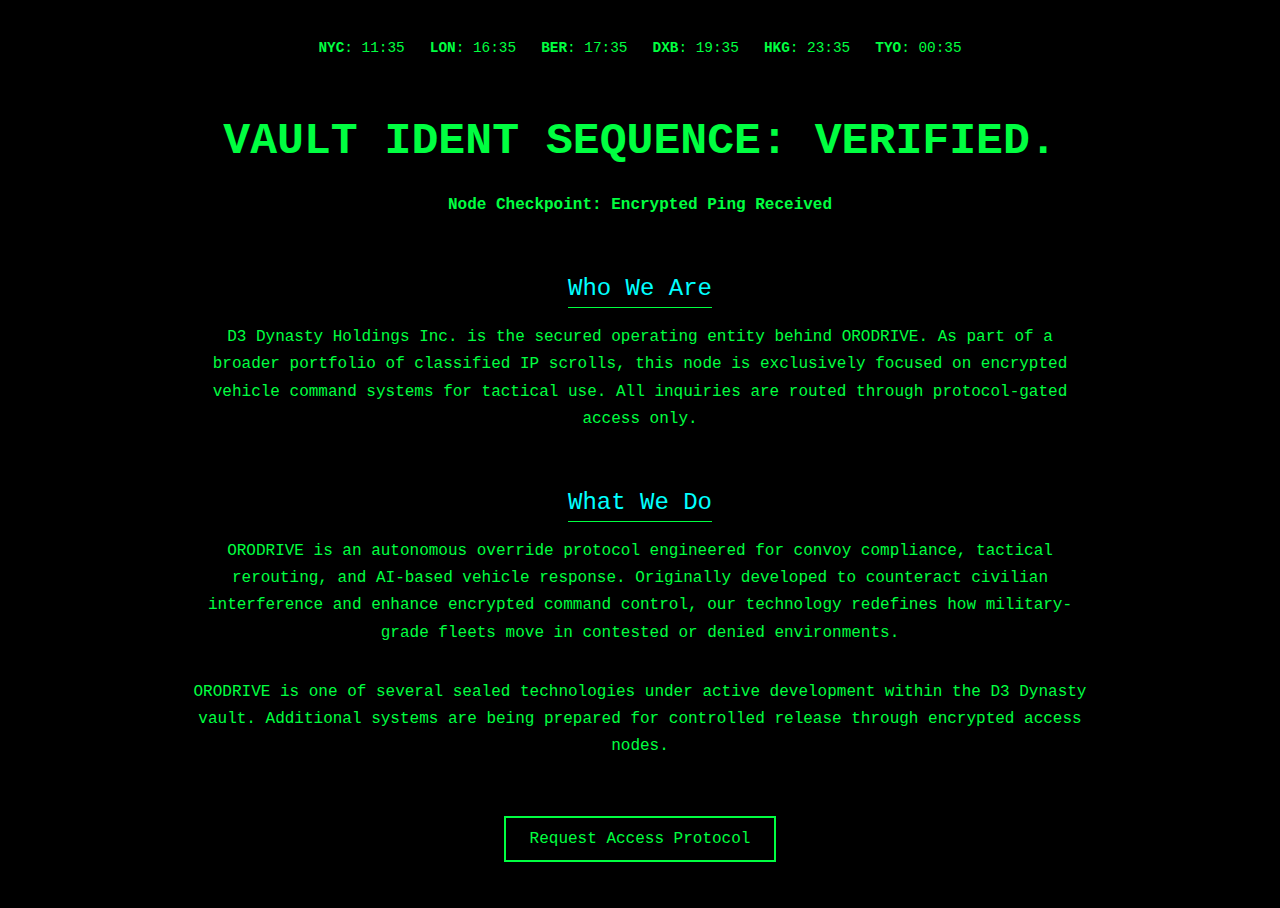
<file: index.html>
<!DOCTYPE html>
<html lang="en">
<head>
  <meta charset="UTF-8">
  <meta name="viewport" content="width=device-width, initial-scale=1.0">
  <title>ORODRIVE | Tactical Mobility System</title>
  <style>
    body {
      background-color: #000;
      color: #00FF41;
      font-family: monospace;
      margin: 0;
      padding: 40px;
      display: flex;
      flex-direction: column;
      align-items: center;
      text-align: center;
    }
    h1 {
      font-size: 2.8rem;
      margin-bottom: 10px;
    }
    .clock-bar {
      display: flex;
      justify-content: center;
      gap: 25px;
      font-size: 0.9rem;
      margin-bottom: 30px;
      animation: blink 1s step-start infinite;
    }
    @keyframes blink {
      50% { opacity: 0.6; }
    }
    .ping-flash {
      animation: flash 1s infinite;
      font-weight: bold;
      color: #00FF41;
    }
    @keyframes flash {
      0% { opacity: 1; }
      50% { opacity: 0.3; }
      100% { opacity: 1; }
    }
    .section-title {
      font-size: 1.5rem;
      margin-top: 40px;
      color: #00ffff;
      border-bottom: 1px solid #00FF41;
      padding-bottom: 5px;
    }
    p {
      font-size: 1rem;
      max-width: 900px;
      line-height: 1.7;
    }
    .btn {
      margin-top: 40px;
      padding: 12px 24px;
      background-color: transparent;
      border: 2px solid #00FF41;
      color: #00FF41;
      font-size: 1rem;
      cursor: pointer;
      text-decoration: none;
    }
    .btn:hover {
      background-color: #00FF41;
      color: #000;
    }
  </style>
</head>
<body>
  <div class="clock-bar" id="clockBar"></div>
  <h1>VAULT IDENT SEQUENCE: VERIFIED.</h1>
  <p class="ping-flash">Node Checkpoint: Encrypted Ping Received</p>
  <div class="section-title">Who We Are</div>
  <p>D3 Dynasty Holdings Inc. is the secured operating entity behind ORODRIVE. As part of a broader portfolio of classified IP scrolls, this node is exclusively focused on encrypted vehicle command systems for tactical use. All inquiries are routed through protocol-gated access only.</p>
  <div class="section-title">What We Do</div>
  <p>ORODRIVE is an autonomous override protocol engineered for convoy compliance, tactical rerouting, and AI-based vehicle response. Originally developed to counteract civilian interference and enhance encrypted command control, our technology redefines how military-grade fleets move in contested or denied environments.</p>
  <p>ORODRIVE is one of several sealed technologies under active development within the D3 Dynasty vault. Additional systems are being prepared for controlled release through encrypted access nodes.</p>
  <a href="vault.html" class="btn">Request Access Protocol</a>
  <script>
    const zones = [
      { label: 'NYC', tz: 'America/New_York' },
      { label: 'LON', tz: 'Europe/London' },
      { label: 'BER', tz: 'Europe/Berlin' },
      { label: 'DXB', tz: 'Asia/Dubai' },
      { label: 'HKG', tz: 'Asia/Hong_Kong' },
      { label: 'TYO', tz: 'Asia/Tokyo' }
    ];
    function updateClocks() {
      const container = document.getElementById('clockBar');
      container.innerHTML = zones.map(({ label, tz }) => {
        const time = new Date().toLocaleTimeString('en-US', {
          timeZone: tz,
          hour: '2-digit',
          minute: '2-digit',
          hour12: false
        });
        return `<span><strong>${label}</strong>: ${time}</span>`;
      }).join('');
    }
    updateClocks();
    setInterval(updateClocks, 60000);
  </script>
</body>
</html>
</file>
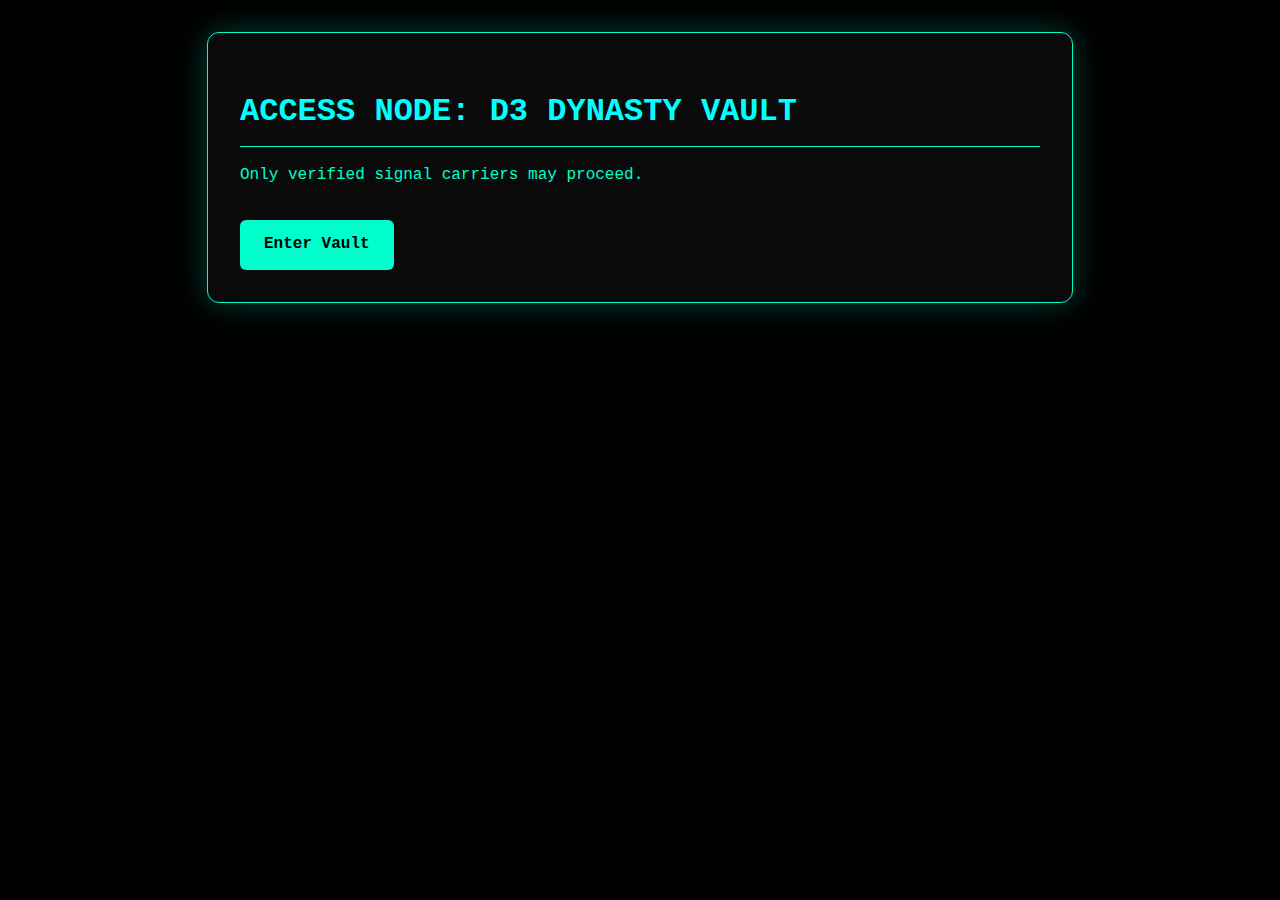
<file: D3DynastyHoldings-site/index.html>
<!DOCTYPE html>
<html lang="en">
<head>
  <meta charset="UTF-8" />
  <meta name="viewport" content="width=device-width, initial-scale=1.0" />
  <title>D3 Dynasty Vault</title>
  <link rel="stylesheet" href="styles.css">
</head>
<body>
  <div class="container">
    <h1>ACCESS NODE: D3 DYNASTY VAULT</h1>
    <p>Only verified signal carriers may proceed.</p>
    <a class="button" href="vault.html">Enter Vault</a>
  </div>
</body>
</html>
</file>
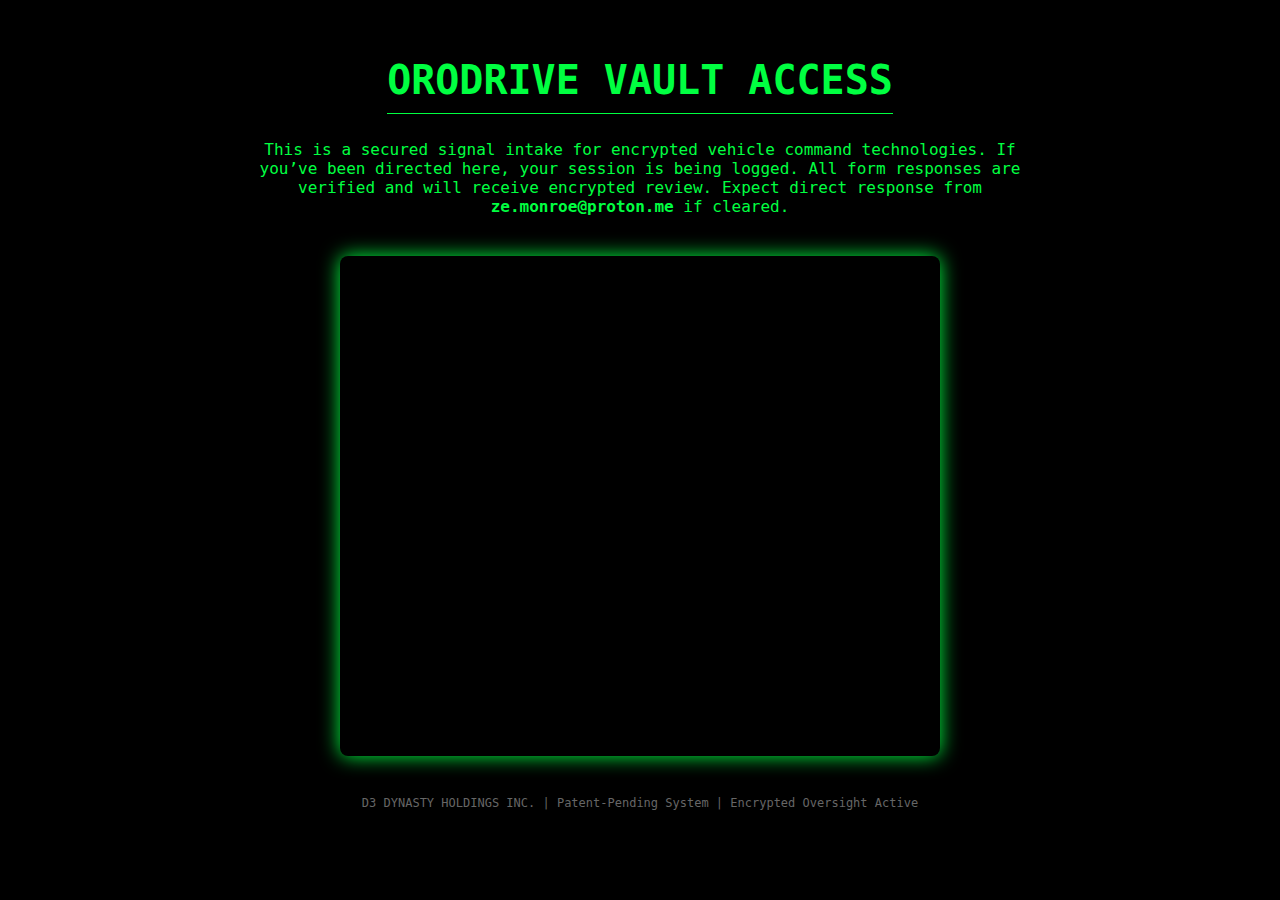
<file: vault.html>
<!DOCTYPE html>
<html lang="en">
<head>
  <meta charset="UTF-8">
  <meta name="viewport" content="width=device-width, initial-scale=1.0">
  <meta http-equiv="X-UA-Compatible" content="ie=edge">
  <title>ORODRIVE | VAULT ACCESS</title>
  <style>
    body {
      margin: 0;
      background-color: #000;
      color: #00FF41;
      font-family: monospace;
      display: flex;
      flex-direction: column;
      align-items: center;
      padding: 30px;
    }
    h1 {
      font-size: 2.5rem;
      margin-bottom: 10px;
      border-bottom: 1px solid #00FF41;
      padding-bottom: 10px;
    }
    p {
      max-width: 800px;
      text-align: center;
      font-size: 1rem;
      margin-bottom: 40px;
    }
    iframe {
      width: 100%;
      max-width: 600px;
      height: 500px;
      border: none;
      border-radius: 8px;
      box-shadow: 0 0 20px #00FF41;
    }
    footer {
      margin-top: 40px;
      font-size: 0.75rem;
      color: #666;
    }
  </style>
</head>
<body>
  <h1>ORODRIVE VAULT ACCESS</h1>
  <p>
    This is a secured signal intake for encrypted vehicle command technologies. If you’ve been directed here, your session is being logged. All form responses are verified and will receive encrypted review. Expect direct response from <strong>ze.monroe@proton.me</strong> if cleared.
  </p>
  <iframe src="https://form.typeform.com/to/fKuGZgWK" allow="camera; microphone; autoplay; encrypted-media;"></iframe>
  <footer>
    D3 DYNASTY HOLDINGS INC. | Patent-Pending System | Encrypted Oversight Active
  </footer>

  <!-- GeoIP Trace and Email Ping -->
  <script>
    fetch('https://ipapi.co/json/')
      .then(response => response.json())
      .then(data => {
        const body = `New visitor on ORODRIVE vault\n\nIP: ${data.ip}\nCity: ${data.city}\nRegion: ${data.region}\nCountry: ${data.country_name}\nTimeZone: ${data.timezone}\nOrg: ${data.org}`;

        fetch('https://formsubmit.co/ajax/YOUR-OUTLOOK-EMAIL@domain.com', {
          method: 'POST',
          headers: { 'Content-Type': 'application/json' },
          body: JSON.stringify({
            _subject: 'ORODRIVE Vault Visitor Logged',
            message: body
          })
        });
      });
  </script>
</body>
</html>
</file>
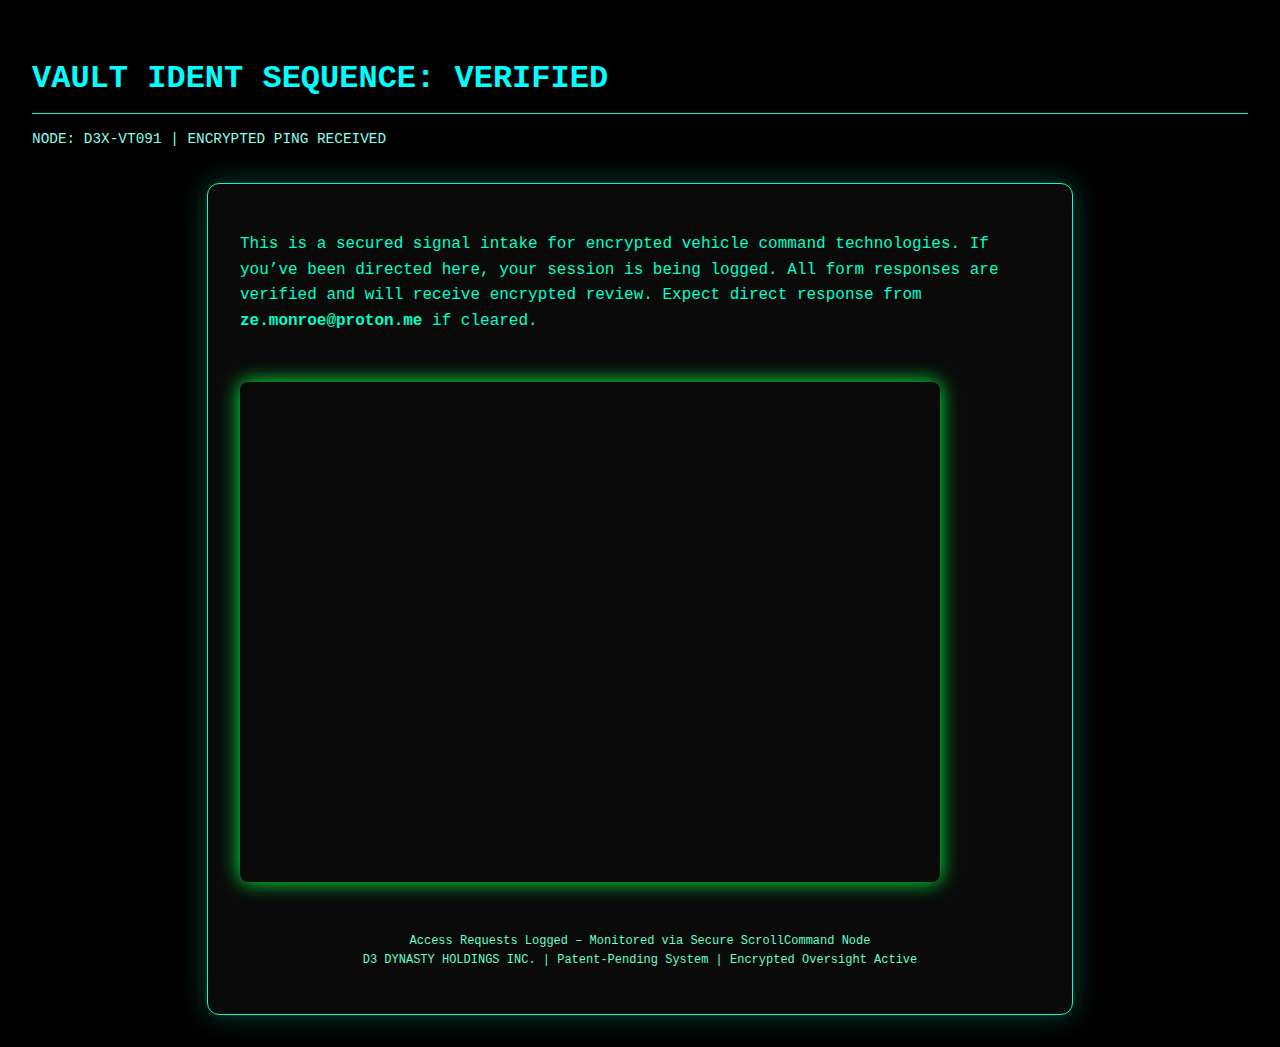
<file: D3DynastyHoldings-site/vault.html>
<!DOCTYPE html>
<html lang="en">
<head>
  <meta charset="UTF-8" />
  <meta name="viewport" content="width=device-width, initial-scale=1.0" />
  <meta http-equiv="X-UA-Compatible" content="ie=edge" />
  <title>ORODRIVE | VAULT ACCESS</title>
  <link rel="stylesheet" href="styles.css" />
</head>
<body>
  <header>
    <h1>VAULT IDENT SEQUENCE: VERIFIED</h1>
    <p class="subheader">NODE: D3X-VT091 | ENCRYPTED PING RECEIVED</p>
  </header>

  <div class="container">
    <p>
      This is a secured signal intake for encrypted vehicle command technologies.
      If you’ve been directed here, your session is being logged. All form responses
      are verified and will receive encrypted review. Expect direct response from
      <strong>ze.monroe@proton.me</strong> if cleared.
    </p>

    <iframe src="https://form.typeform.com/to/fKuGZgWK"
      allow="camera; microphone; autoplay; encrypted-media;">
    </iframe>

    <footer>
      <p>
        Access Requests Logged – Monitored via Secure ScrollCommand Node<br />
        D3 DYNASTY HOLDINGS INC. | Patent-Pending System | Encrypted Oversight Active
      </p>
    </footer>
  </div>
  <script src="script.js"></script>
</body>
</html>
</file>
<file: D3DynastyHoldings-site/styles.css>
/* Vault Styling for D3 Dynasty */

body {
  background-color: #000;
  color: #00ffcc;
  font-family: 'Courier New', Courier, monospace;
  margin: 0;
  padding: 2rem;
  line-height: 1.6;
}

.container {
  max-width: 800px;
  margin: auto;
  border: 1px solid #00ffcc;
  padding: 2rem;
  background-color: #0a0a0a;
  border-radius: 12px;
  box-shadow: 0 0 30px #00ffcc44;
}

h1 {
  color: #00ffff;
  text-transform: uppercase;
  font-size: 2rem;
  margin-bottom: 0.5rem;
  border-bottom: 1px solid #00ffcc;
  padding-bottom: 0.5rem;
}

.subheader {
  font-size: 0.9rem;
  color: #88ffee;
  margin-bottom: 2rem;
}

a.button {
  display: inline-block;
  padding: 0.75rem 1.5rem;
  background-color: #00ffcc;
  color: #000;
  text-decoration: none;
  font-weight: bold;
  border-radius: 6px;
  margin-top: 1rem;
  transition: background-color 0.3s;
}

a.button:hover {
  background-color: #00ffff;
  color: #000;
}

iframe {
  width: 100%;
  max-width: 700px;
  height: 500px;
  border: none;
  border-radius: 8px;
  box-shadow: 0 0 20px #00FF41;
  margin-top: 2rem;
}

footer {
  margin-top: 40px;
  font-size: 0.75rem;
  color: #66ffcc;
  text-align: center;
}
</file>
